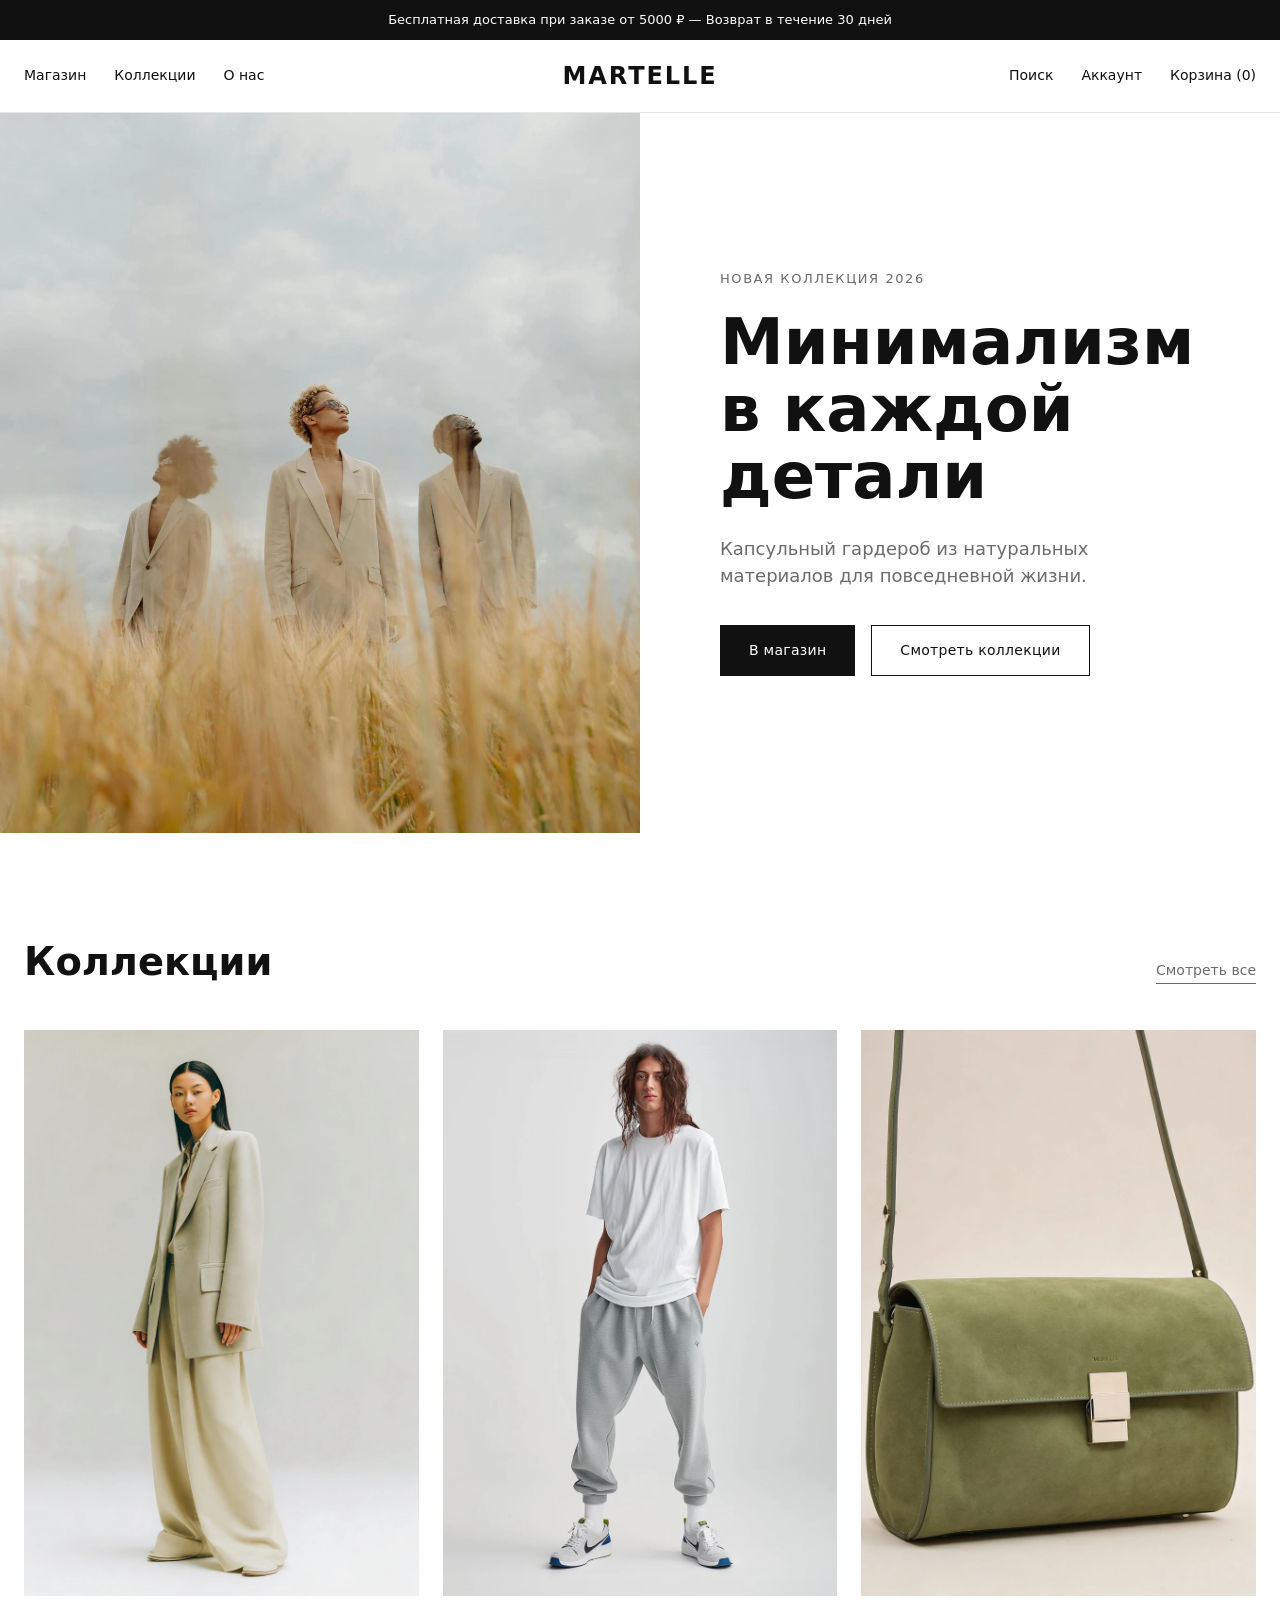
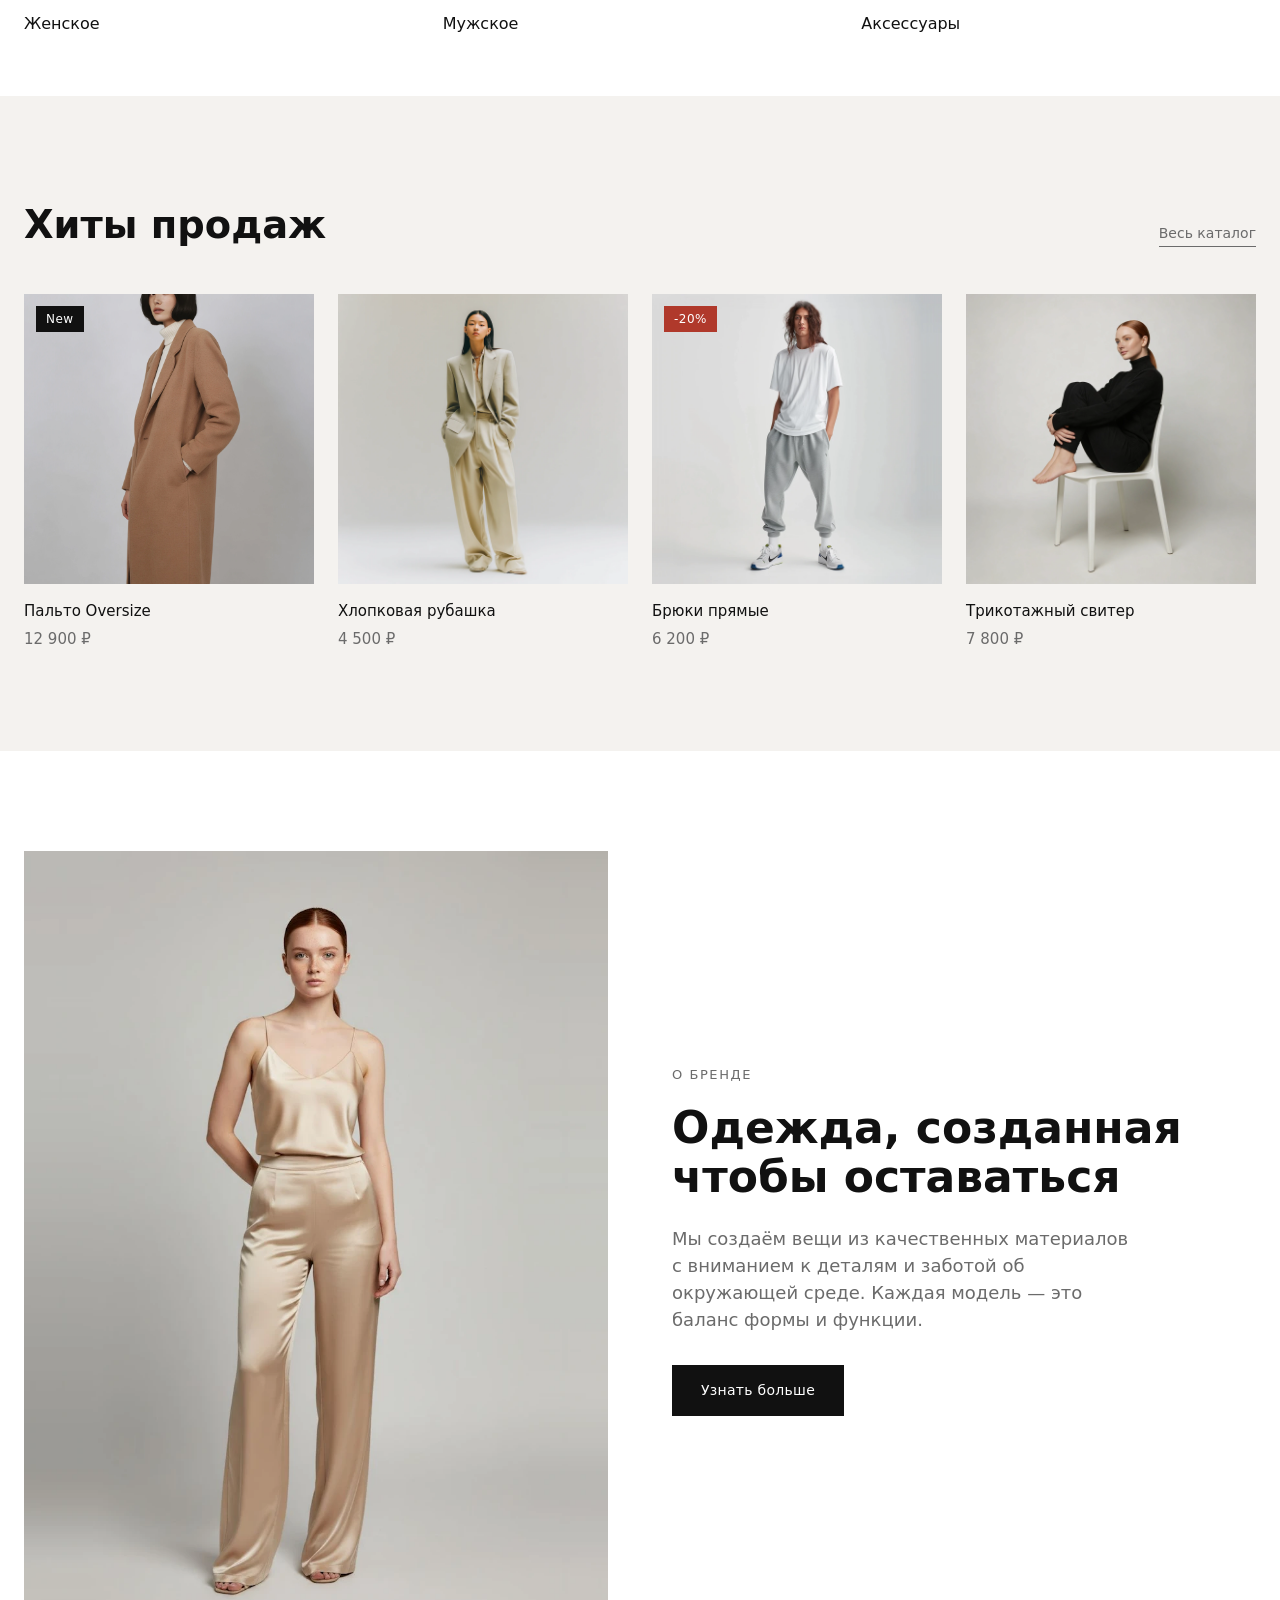
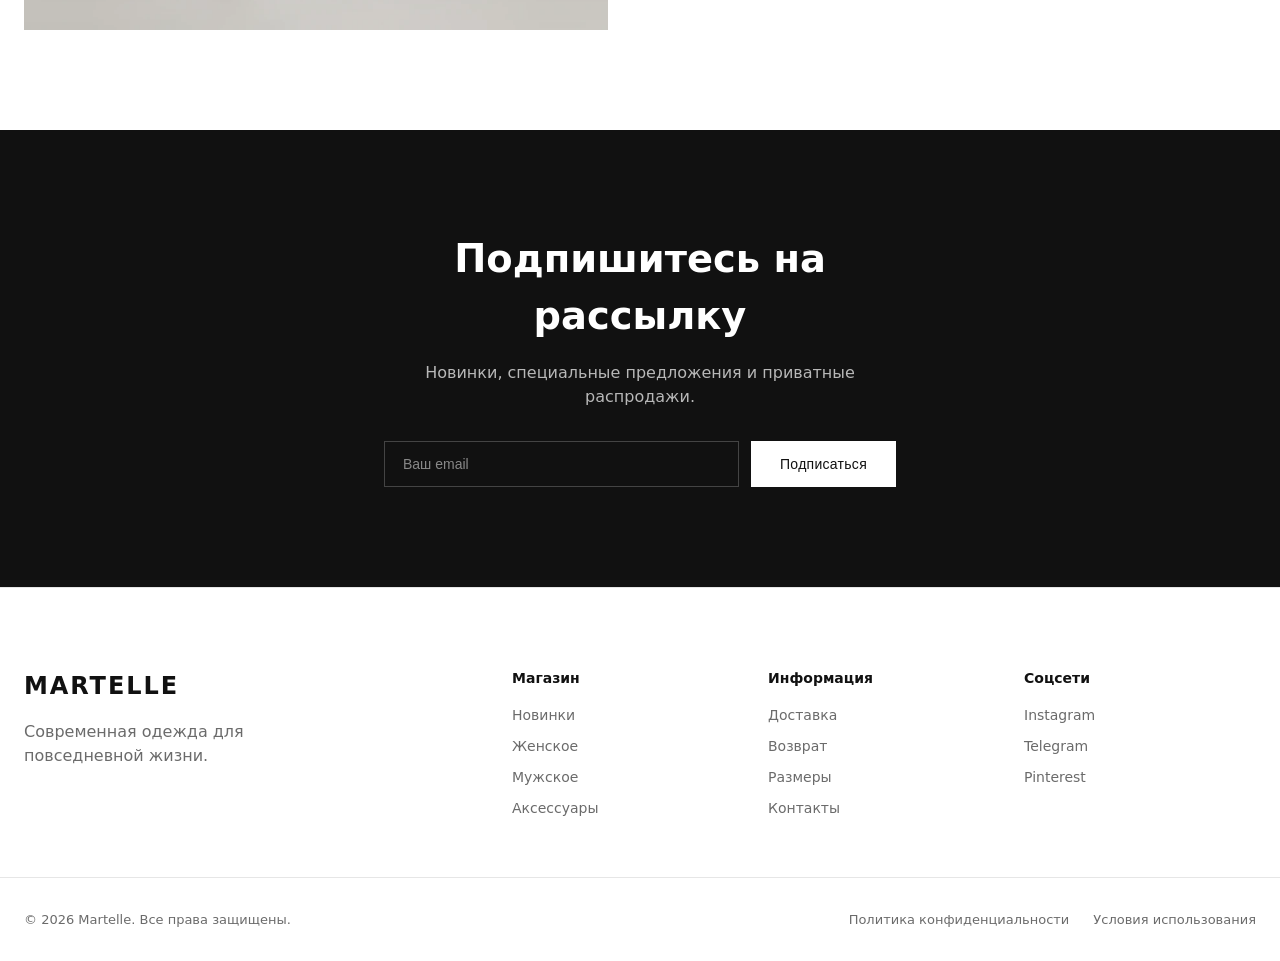
<file: index.html>
<!doctype html>
<html lang="ru">
  <head>
    <meta charset="UTF-8" />
    <meta name="viewport" content="width=device-width, initial-scale=1.0" />
    <title>Martelle — Fashion Store</title>
    <link rel="preconnect" href="https://api.fontshare.com" crossorigin />
    <link
      href="https://api.fontshare.com/v2/css?f[]=switzer@400,500,600,700&display=swap"
      rel="stylesheet"
    />
    <link rel="stylesheet" href="styles.css" />
  </head>
  <body>
    <!-- Top announcement bar -->
    <div class="announcement">
      <p>
        Бесплатная доставка при заказе от 5000 ₽ — Возврат в течение 30 дней
      </p>
    </div>

    <!-- Header / Navigation -->
    <header class="header">
      <div class="container header__inner">
        <button class="header__burger" aria-label="Открыть меню">
          <span></span><span></span><span></span>
        </button>

        <nav class="nav nav--left">
          <a href="catalog.html">Магазин</a>
          <a href="#collections">Коллекции</a>
          <a href="#about">О нас</a>
        </nav>

        <a href="#" class="logo">MARTELLE</a>

        <nav class="nav nav--right">
          <a href="#search" aria-label="Поиск">Поиск</a>
          <a href="#account" aria-label="Аккаунт">Аккаунт</a>
          <a href="#cart" class="nav__cart" aria-label="Корзина">Корзина (0)</a>
        </nav>
      </div>
    </header>

    <main>
      <!-- Hero -->
      <section class="hero">
        <div class="hero__media">
          <img
            src="image/главная.webp"
            alt="Новая коллекция Martelle"
            class="media-img media-img--hero"
          />
        </div>
        <div class="hero__content">
          <p class="hero__eyebrow">Новая коллекция 2026</p>
          <h1 class="hero__title">Минимализм в&nbsp;каждой детали</h1>
          <p class="hero__text">
            Капсульный гардероб из натуральных материалов для повседневной
            жизни.
          </p>
          <div class="hero__actions">
            <a href="catalog.html" class="btn btn--primary">В магазин</a>
            <a href="#collections" class="btn btn--ghost">Смотреть коллекции</a>
          </div>
        </div>
      </section>

      <!-- Collections -->
      <section class="collections" id="collections">
        <div class="container">
          <div class="section-head">
            <h2 class="section-head__title">Коллекции</h2>
            <a href="#" class="section-head__link">Смотреть все</a>
          </div>
          <div class="collections__grid">
            <a href="catalog.html" class="collection-card">
              <img
                src="image/женское.webp"
                alt="Женская коллекция"
                class="media-img media-img--tall"
              />
              <span class="collection-card__name">Женское</span>
            </a>
            <a href="catalog.html" class="collection-card">
              <img
                src="image/мужское.webp"
                alt="Мужская коллекция"
                class="media-img media-img--tall"
              />
              <span class="collection-card__name">Мужское</span>
            </a>
            <a href="catalog.html" class="collection-card">
              <img
                src="image/сумка.webp"
                alt="Аксессуары"
                class="media-img media-img--tall"
              />
              <span class="collection-card__name">Аксессуары</span>
            </a>
          </div>
        </div>
      </section>

      <!-- Featured products -->
      <section class="products" id="shop">
        <div class="container">
          <div class="section-head">
            <h2 class="section-head__title">Хиты продаж</h2>
            <a href="catalog.html" class="section-head__link">Весь каталог</a>
          </div>
          <div class="products__grid">
            <article class="product-card">
              <a href="#" class="product-card__media">
                <img
                  src="image/пальто.webp"
                  alt="Пальто Oversize"
                  class="media-img media-img--square"
                />
                <span class="product-card__badge">New</span>
              </a>
              <div class="product-card__info">
                <h3 class="product-card__name">Пальто Oversize</h3>
                <p class="product-card__price">12 900 ₽</p>
              </div>
            </article>
            <article class="product-card">
              <a href="#" class="product-card__media">
                <img
                  src="image/костюм.webp"
                  alt="Хлопковая рубашка"
                  class="media-img media-img--square"
                />
              </a>
              <div class="product-card__info">
                <h3 class="product-card__name">Хлопковая рубашка</h3>
                <p class="product-card__price">4 500 ₽</p>
              </div>
            </article>
            <article class="product-card">
              <a href="#" class="product-card__media">
                <img
                  src="image/мужское.webp"
                  alt="Брюки прямые"
                  class="media-img media-img--square"
                />
                <span class="product-card__badge product-card__badge--sale"
                  >-20%</span
                >
              </a>
              <div class="product-card__info">
                <h3 class="product-card__name">Брюки прямые</h3>
                <p class="product-card__price">6 200 ₽</p>
              </div>
            </article>
            <article class="product-card">
              <a href="#" class="product-card__media">
                <img
                  src="image/свитер.webp"
                  alt="Трикотажный свитер"
                  class="media-img media-img--square"
                />
              </a>
              <div class="product-card__info">
                <h3 class="product-card__name">Трикотажный свитер</h3>
                <p class="product-card__price">7 800 ₽</p>
              </div>
            </article>
          </div>
        </div>
      </section>

      <!-- About / Brand -->
      <section class="about" id="about">
        <div class="container about__inner">
          <div class="about__media">
            <img
              src="image/костюм-шёлк.webp"
              alt="Ателье Martelle"
              class="media-img media-img--tall"
            />
          </div>
          <div class="about__content">
            <p class="hero__eyebrow">О бренде</p>
            <h2 class="about__title">Одежда, созданная чтобы оставаться</h2>
            <p class="about__text">
              Мы создаём вещи из качественных материалов с вниманием к деталям и
              заботой об окружающей среде. Каждая модель — это баланс формы и
              функции.
            </p>
            <a href="#" class="btn btn--primary">Узнать больше</a>
          </div>
        </div>
      </section>

      <!-- Newsletter -->
      <section class="newsletter">
        <div class="container newsletter__inner">
          <h2 class="newsletter__title">Подпишитесь на рассылку</h2>
          <p class="newsletter__text">
            Новинки, специальные предложения и приватные распродажи.
          </p>
          <form class="newsletter__form" action="#" method="post">
            <input
              type="email"
              class="newsletter__input"
              placeholder="Ваш email"
              aria-label="Email"
              required
            />
            <button type="submit" class="btn btn--primary">Подписаться</button>
          </form>
        </div>
      </section>
    </main>

    <!-- Footer -->
    <footer class="footer">
      <div class="container footer__inner">
        <div class="footer__brand">
          <a href="#" class="logo">MARTELLE</a>
          <p>Современная одежда для повседневной жизни.</p>
        </div>
        <div class="footer__col">
          <h4>Магазин</h4>
          <a href="#">Новинки</a>
          <a href="#">Женское</a>
          <a href="#">Мужское</a>
          <a href="#">Аксессуары</a>
        </div>
        <div class="footer__col">
          <h4>Информация</h4>
          <a href="#">Доставка</a>
          <a href="#">Возврат</a>
          <a href="#">Размеры</a>
          <a href="#">Контакты</a>
        </div>
        <div class="footer__col">
          <h4>Соцсети</h4>
          <a href="#">Instagram</a>
          <a href="#">Telegram</a>
          <a href="#">Pinterest</a>
        </div>
      </div>
      <div class="container footer__bottom">
        <p>© 2026 Martelle. Все права защищены.</p>
        <div class="footer__legal">
          <a href="#">Политика конфиденциальности</a>
          <a href="#">Условия использования</a>
        </div>
      </div>
    </footer>
  </body>
</html>
</file>
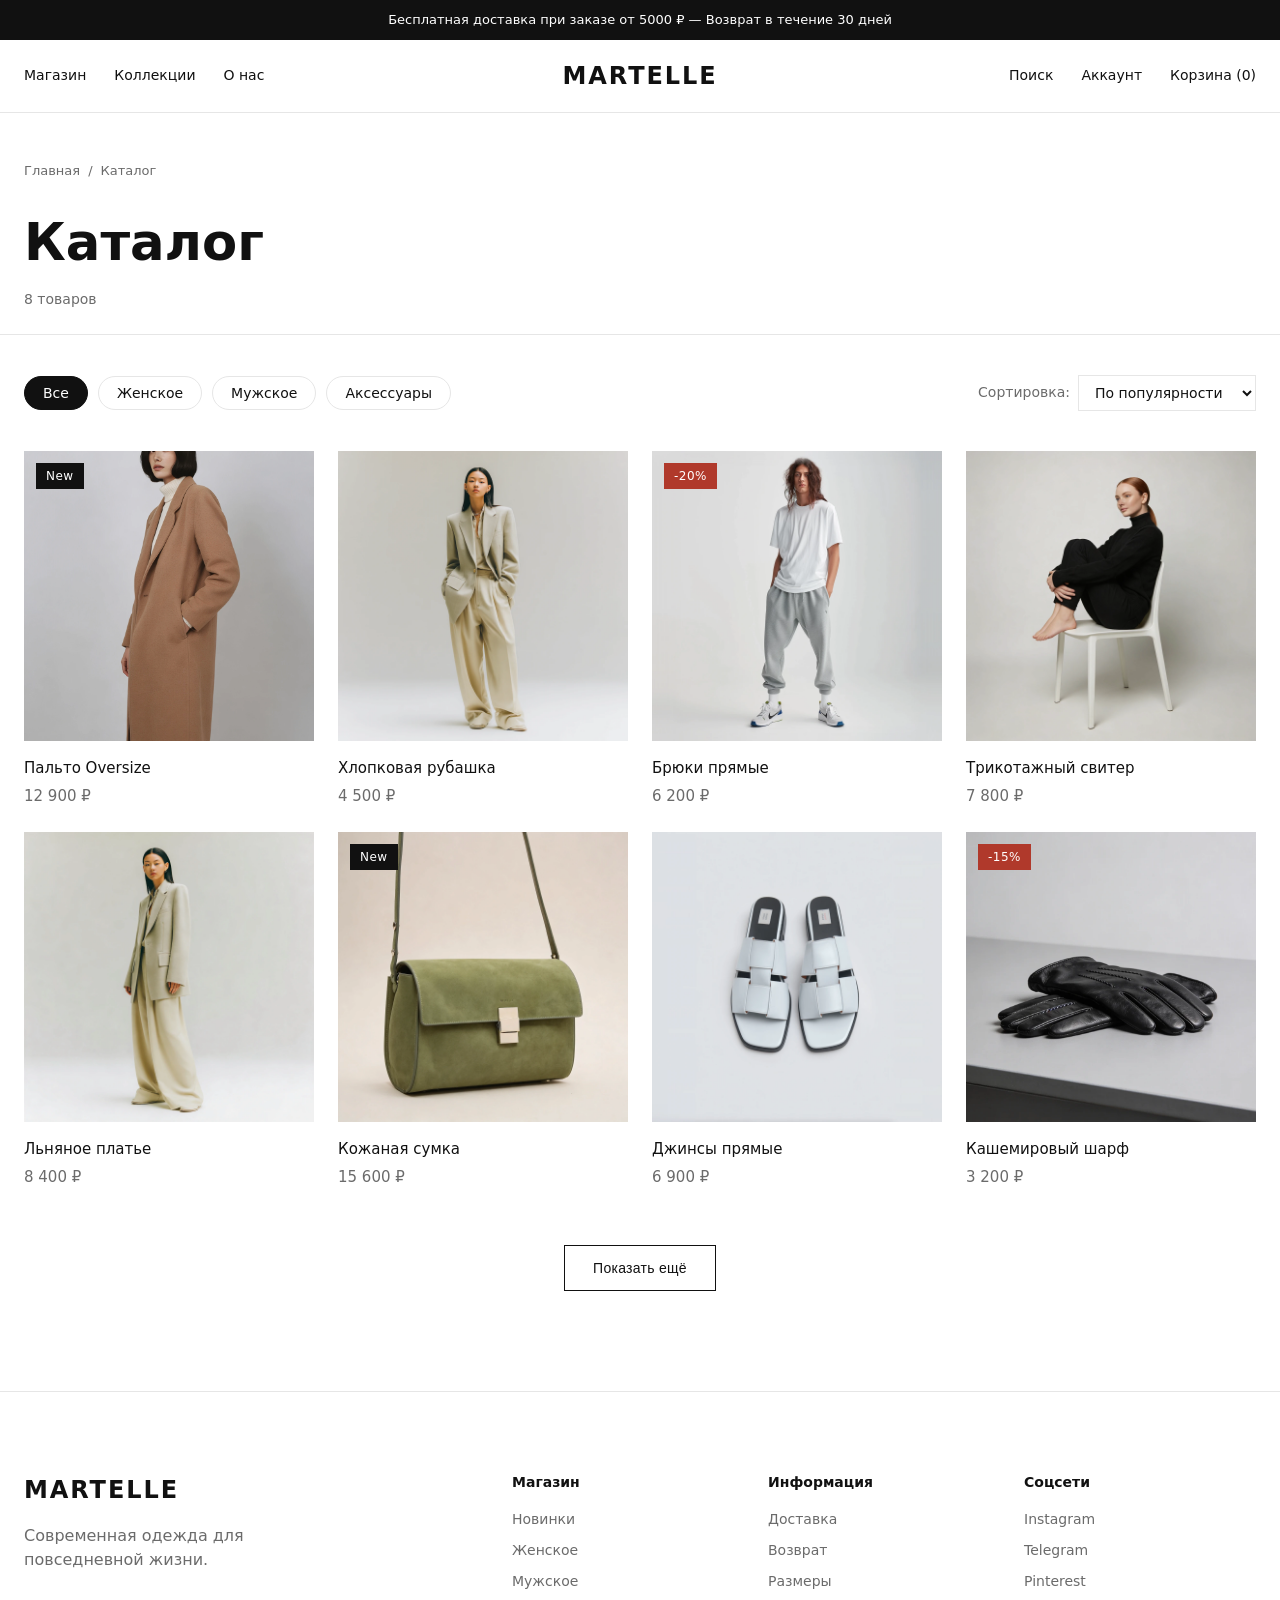
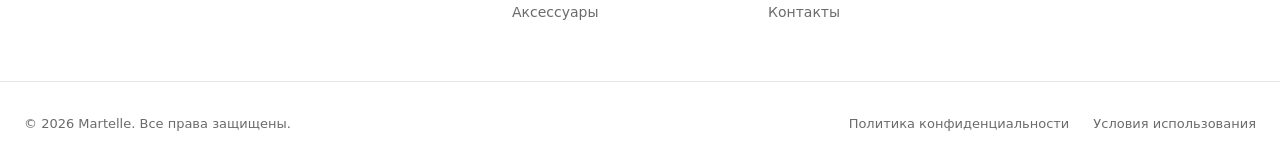
<file: catalog.html>
<!DOCTYPE html>
<html lang="ru">
<head>
    <meta charset="UTF-8">
    <meta name="viewport" content="width=device-width, initial-scale=1.0">
    <title>Каталог — Martelle</title>
    <link rel="preconnect" href="https://api.fontshare.com" crossorigin>
    <link href="https://api.fontshare.com/v2/css?f[]=switzer@400,500,600,700&display=swap" rel="stylesheet">
    <link rel="stylesheet" href="styles.css">
</head>
<body>
    <!-- Top announcement bar -->
    <div class="announcement">
        <p>Бесплатная доставка при заказе от 5000 ₽ — Возврат в течение 30 дней</p>
    </div>

    <!-- Header / Navigation -->
    <header class="header">
        <div class="container header__inner">
            <button class="header__burger" aria-label="Открыть меню">
                <span></span><span></span><span></span>
            </button>

            <nav class="nav nav--left">
                <a href="catalog.html">Магазин</a>
                <a href="index.html#collections">Коллекции</a>
                <a href="index.html#about">О нас</a>
            </nav>

            <a href="index.html" class="logo">MARTELLE</a>

            <nav class="nav nav--right">
                <a href="#search" aria-label="Поиск">Поиск</a>
                <a href="#account" aria-label="Аккаунт">Аккаунт</a>
                <a href="#cart" class="nav__cart" aria-label="Корзина">Корзина (0)</a>
            </nav>
        </div>
    </header>

    <main>
        <!-- Catalog page header -->
        <section class="catalog-head">
            <div class="container">
                <nav class="breadcrumbs" aria-label="Хлебные крошки">
                    <a href="index.html">Главная</a>
                    <span>/</span>
                    <span>Каталог</span>
                </nav>
                <h1 class="catalog-head__title">Каталог</h1>
                <p class="catalog-head__count" id="catalogCount">8 товаров</p>
            </div>
        </section>

        <!-- Catalog -->
        <section class="catalog">
            <div class="container">
                <!-- Filters / sorting bar -->
                <div class="catalog__bar">
                    <div class="catalog__filters">
                        <button class="chip chip--active" data-filter="all">Все</button>
                        <button class="chip" data-filter="women">Женское</button>
                        <button class="chip" data-filter="men">Мужское</button>
                        <button class="chip" data-filter="accessories">Аксессуары</button>
                    </div>
                    <label class="catalog__sort">
                        <span>Сортировка:</span>
                        <select aria-label="Сортировка">
                            <option>По популярности</option>
                            <option>Сначала дешевле</option>
                            <option>Сначала дороже</option>
                            <option>Новинки</option>
                        </select>
                    </label>
                </div>

                <!-- Product grid -->
                <div class="catalog__grid" id="catalogGrid">
                    <article class="product-card" data-category="women">
                        <a href="#" class="product-card__media">
                            <img src="image/пальто.webp" alt="Пальто Oversize" class="media-img media-img--square">
                            <span class="product-card__badge">New</span>
                        </a>
                        <div class="product-card__info">
                            <h3 class="product-card__name">Пальто Oversize</h3>
                            <p class="product-card__price">12 900 ₽</p>
                        </div>
                    </article>

                    <article class="product-card" data-category="men">
                        <a href="#" class="product-card__media">
                            <img src="image/костюм.webp" alt="Хлопковая рубашка" class="media-img media-img--square">
                        </a>
                        <div class="product-card__info">
                            <h3 class="product-card__name">Хлопковая рубашка</h3>
                            <p class="product-card__price">4 500 ₽</p>
                        </div>
                    </article>

                    <article class="product-card" data-category="men">
                        <a href="#" class="product-card__media">
                            <img src="image/мужское.webp" alt="Брюки прямые" class="media-img media-img--square">
                            <span class="product-card__badge product-card__badge--sale">-20%</span>
                        </a>
                        <div class="product-card__info">
                            <h3 class="product-card__name">Брюки прямые</h3>
                            <p class="product-card__price">6 200 ₽</p>
                        </div>
                    </article>

                    <article class="product-card" data-category="women">
                        <a href="#" class="product-card__media">
                            <img src="image/свитер.webp" alt="Трикотажный свитер" class="media-img media-img--square">
                        </a>
                        <div class="product-card__info">
                            <h3 class="product-card__name">Трикотажный свитер</h3>
                            <p class="product-card__price">7 800 ₽</p>
                        </div>
                    </article>

                    <article class="product-card" data-category="women">
                        <a href="#" class="product-card__media">
                            <img src="image/женское.webp" alt="Льняное платье" class="media-img media-img--square">
                        </a>
                        <div class="product-card__info">
                            <h3 class="product-card__name">Льняное платье</h3>
                            <p class="product-card__price">8 400 ₽</p>
                        </div>
                    </article>

                    <article class="product-card" data-category="accessories">
                        <a href="#" class="product-card__media">
                            <img src="image/сумка.webp" alt="Кожаная сумка" class="media-img media-img--square">
                            <span class="product-card__badge">New</span>
                        </a>
                        <div class="product-card__info">
                            <h3 class="product-card__name">Кожаная сумка</h3>
                            <p class="product-card__price">15 600 ₽</p>
                        </div>
                    </article>

                    <article class="product-card" data-category="men">
                        <a href="#" class="product-card__media">
                            <img src="image/обувь.webp" alt="Джинсы прямые" class="media-img media-img--square">
                        </a>
                        <div class="product-card__info">
                            <h3 class="product-card__name">Джинсы прямые</h3>
                            <p class="product-card__price">6 900 ₽</p>
                        </div>
                    </article>

                    <article class="product-card" data-category="accessories">
                        <a href="#" class="product-card__media">
                            <img src="image/перчатки.webp" alt="Кашемировый шарф" class="media-img media-img--square">
                            <span class="product-card__badge product-card__badge--sale">-15%</span>
                        </a>
                        <div class="product-card__info">
                            <h3 class="product-card__name">Кашемировый шарф</h3>
                            <p class="product-card__price">3 200 ₽</p>
                        </div>
                    </article>
                </div>

                <!-- Load more -->
                <div class="catalog__more">
                    <button class="btn btn--ghost">Показать ещё</button>
                </div>
            </div>
        </section>
    </main>

    <!-- Footer -->
    <footer class="footer">
        <div class="container footer__inner">
            <div class="footer__brand">
                <a href="index.html" class="logo">MARTELLE</a>
                <p>Современная одежда для повседневной жизни.</p>
            </div>
            <div class="footer__col">
                <h4>Магазин</h4>
                <a href="catalog.html">Новинки</a>
                <a href="catalog.html">Женское</a>
                <a href="catalog.html">Мужское</a>
                <a href="catalog.html">Аксессуары</a>
            </div>
            <div class="footer__col">
                <h4>Информация</h4>
                <a href="#">Доставка</a>
                <a href="#">Возврат</a>
                <a href="#">Размеры</a>
                <a href="#">Контакты</a>
            </div>
            <div class="footer__col">
                <h4>Соцсети</h4>
                <a href="#">Instagram</a>
                <a href="#">Telegram</a>
                <a href="#">Pinterest</a>
            </div>
        </div>
        <div class="container footer__bottom">
            <p>© 2026 Martelle. Все права защищены.</p>
            <div class="footer__legal">
                <a href="#">Политика конфиденциальности</a>
                <a href="#">Условия использования</a>
            </div>
        </div>
    </footer>

    <script src="script.js"></script>
</body>
</html>
</file>
<file: styles.css>
/* ===== Base / Reset ===== */
*,
*::before,
*::after {
    box-sizing: border-box;
    margin: 0;
    padding: 0;
}

:root {
    --color-bg: #ffffff;
    --color-fg: #111111;
    --color-muted: #6b6b6b;
    --color-line: #e6e6e6;
    --color-soft: #f4f2ef;
    --container: 1280px;
    --space: 24px;
    --font-sans: "Switzer", system-ui, -apple-system, sans-serif;
    --font-serif: "Switzer", system-ui, -apple-system, sans-serif;
}

html {
    -webkit-text-size-adjust: 100%;
}

body {
    font-family: var(--font-sans);
    color: var(--color-fg);
    background: var(--color-bg);
    line-height: 1.5;
    font-size: 16px;
}

img {
    max-width: 100%;
    display: block;
}

a {
    color: inherit;
    text-decoration: none;
}

ul {
    list-style: none;
}

.container {
    width: 100%;
    max-width: var(--container);
    margin: 0 auto;
    padding: 0 var(--space);
}

/* ===== Media images ===== */
.media-img {
    width: 100%;
    height: 100%;
    object-fit: cover;
    display: block;
    background: var(--color-soft);
}

.media-img--hero {
    min-height: 100%;
}

.media-img--tall {
    aspect-ratio: 3 / 4;
}

.media-img--square {
    aspect-ratio: 1 / 1;
}

/* ===== Buttons ===== */
.btn {
    display: inline-flex;
    align-items: center;
    justify-content: center;
    padding: 14px 28px;
    font-size: 14px;
    font-weight: 500;
    letter-spacing: 0.02em;
    border: 1px solid var(--color-fg);
    cursor: pointer;
    transition: background-color 0.2s ease, color 0.2s ease;
}

.btn--primary {
    background: var(--color-fg);
    color: var(--color-bg);
}

.btn--primary:hover {
    background: var(--color-muted);
    border-color: var(--color-muted);
}

.btn--ghost {
    background: transparent;
    color: var(--color-fg);
}

.btn--ghost:hover {
    background: var(--color-fg);
    color: var(--color-bg);
}

/* ===== Announcement bar ===== */
.announcement {
    background: var(--color-fg);
    color: var(--color-bg);
    text-align: center;
    font-size: 13px;
    padding: 10px var(--space);
}

/* ===== Header ===== */
.header {
    position: sticky;
    top: 0;
    z-index: 50;
    background: var(--color-bg);
    border-bottom: 1px solid var(--color-line);
}

.header__inner {
    display: flex;
    align-items: center;
    justify-content: space-between;
    height: 72px;
}

.logo {
    font-family: var(--font-serif);
    font-size: 24px;
    font-weight: 700;
    letter-spacing: 0.08em;
    transition: opacity 0.2s ease;
}

.logo:hover {
    opacity: 0.6;
}

.nav {
    display: flex;
    align-items: center;
    gap: 28px;
    font-size: 14px;
    flex: 1;
}

.nav--right {
    justify-content: flex-end;
}

.nav a {
    transition: color 0.2s ease;
}

.nav a:hover {
    color: var(--color-muted);
}

.header__burger {
    display: none;
    flex-direction: column;
    gap: 5px;
    background: none;
    border: none;
    cursor: pointer;
    padding: 6px;
}

.header__burger span {
    width: 22px;
    height: 2px;
    background: var(--color-fg);
}

/* ===== Hero ===== */
.hero {
    display: grid;
    grid-template-columns: 1fr 1fr;
    min-height: 80vh;
}

.hero__media {
    min-height: 400px;
    overflow: hidden;
}

.hero__content {
    display: flex;
    flex-direction: column;
    justify-content: center;
    padding: 80px;
}

.hero__eyebrow {
    font-size: 13px;
    text-transform: uppercase;
    letter-spacing: 0.12em;
    color: var(--color-muted);
    margin-bottom: 20px;
}

.hero__title {
    font-family: var(--font-serif);
    font-size: clamp(36px, 5vw, 64px);
    font-weight: 600;
    line-height: 1.05;
    margin-bottom: 24px;
}

.hero__text {
    font-size: 18px;
    color: var(--color-muted);
    max-width: 420px;
    margin-bottom: 36px;
}

.hero__actions {
    display: flex;
    gap: 16px;
    flex-wrap: wrap;
}

/* ===== Section head ===== */
.section-head {
    display: flex;
    align-items: baseline;
    justify-content: space-between;
    margin-bottom: 40px;
}

.section-head__title {
    font-family: var(--font-serif);
    font-size: clamp(28px, 3vw, 40px);
    font-weight: 600;
}

.section-head__link {
    font-size: 14px;
    color: var(--color-muted);
    border-bottom: 1px solid currentColor;
    padding-bottom: 2px;
    transition: color 0.2s ease;
}

.section-head__link:hover {
    color: var(--color-fg);
}

/* ===== Collections ===== */
.collections {
    padding: 100px 0;
}

.collections__grid {
    display: grid;
    grid-template-columns: repeat(3, 1fr);
    gap: var(--space);
}

.collection-card {
    display: block;
}

.collection-card .media-img {
    transition: opacity 0.25s ease;
}

.collection-card:hover .media-img {
    opacity: 0.8;
}

.collection-card__name {
    display: block;
    margin-top: 16px;
    font-size: 16px;
    font-weight: 500;
    transition: color 0.2s ease;
}

.collection-card:hover .collection-card__name {
    color: var(--color-muted);
}

/* ===== Products ===== */
.products {
    padding: 100px 0;
    background: var(--color-soft);
}

.products__grid {
    display: grid;
    grid-template-columns: repeat(4, 1fr);
    gap: var(--space);
}

.product-card__media {
    position: relative;
    display: block;
    background: var(--color-bg);
    overflow: hidden;
}

.product-card__media .media-img {
    transition: opacity 0.25s ease;
}

.product-card:hover .product-card__media .media-img {
    opacity: 0.85;
}

.product-card__name {
    transition: color 0.2s ease;
}

.product-card:hover .product-card__name {
    color: var(--color-muted);
}

.product-card__badge {
    position: absolute;
    top: 12px;
    left: 12px;
    background: var(--color-fg);
    color: var(--color-bg);
    font-size: 12px;
    padding: 4px 10px;
    letter-spacing: 0.04em;
}

.product-card__badge--sale {
    background: #b0392b;
}

.product-card__info {
    margin-top: 16px;
}

.product-card__name {
    font-size: 15px;
    font-weight: 500;
    margin-bottom: 6px;
}

.product-card__price {
    font-size: 15px;
    color: var(--color-muted);
}

/* ===== Catalog page ===== */
.catalog-head {
    padding: 48px 0 24px;
    border-bottom: 1px solid var(--color-line);
}

.breadcrumbs {
    display: flex;
    gap: 8px;
    font-size: 13px;
    color: var(--color-muted);
    margin-bottom: 24px;
}

.breadcrumbs a {
    transition: color 0.2s ease;
}

.breadcrumbs a:hover {
    color: var(--color-fg);
}

.catalog-head__title {
    font-family: var(--font-serif);
    font-size: clamp(32px, 4vw, 52px);
    font-weight: 600;
    margin-bottom: 8px;
}

.catalog-head__count {
    font-size: 14px;
    color: var(--color-muted);
}

.catalog {
    padding: 40px 0 100px;
}

.catalog__bar {
    display: flex;
    align-items: center;
    justify-content: space-between;
    gap: 16px;
    flex-wrap: wrap;
    margin-bottom: 40px;
}

.catalog__filters {
    display: flex;
    gap: 10px;
    flex-wrap: wrap;
}

.chip {
    padding: 8px 18px;
    font-size: 14px;
    font-family: inherit;
    border: 1px solid var(--color-line);
    background: transparent;
    color: var(--color-fg);
    cursor: pointer;
    border-radius: 999px;
    transition: background-color 0.2s ease, color 0.2s ease, border-color 0.2s ease;
}

.chip:hover {
    border-color: var(--color-fg);
}

.chip--active {
    background: var(--color-fg);
    color: var(--color-bg);
    border-color: var(--color-fg);
}

.catalog__sort {
    display: flex;
    align-items: center;
    gap: 8px;
    font-size: 14px;
    color: var(--color-muted);
}

.catalog__sort select {
    font-family: inherit;
    font-size: 14px;
    color: var(--color-fg);
    border: 1px solid var(--color-line);
    background: transparent;
    padding: 8px 12px;
    cursor: pointer;
}

.catalog__grid {
    display: grid;
    grid-template-columns: repeat(4, 1fr);
    gap: var(--space);
}

.catalog__more {
    display: flex;
    justify-content: center;
    margin-top: 56px;
}

/* ===== About ===== */
.about {
    padding: 100px 0;
}

.about__inner {
    display: grid;
    grid-template-columns: 1fr 1fr;
    gap: 64px;
    align-items: center;
}

.about__title {
    font-family: var(--font-serif);
    font-size: clamp(28px, 3.5vw, 44px);
    font-weight: 600;
    line-height: 1.1;
    margin-bottom: 24px;
}

.about__text {
    font-size: 18px;
    color: var(--color-muted);
    margin-bottom: 32px;
    max-width: 460px;
}

/* ===== Newsletter ===== */
.newsletter {
    padding: 100px 0;
    background: var(--color-fg);
    color: var(--color-bg);
}

.newsletter__inner {
    text-align: center;
    max-width: 560px;
}

.newsletter__title {
    font-family: var(--font-serif);
    font-size: clamp(28px, 3vw, 40px);
    font-weight: 600;
    margin-bottom: 16px;
}

.newsletter__text {
    color: #b8b8b8;
    margin-bottom: 32px;
}

.newsletter__form {
    display: flex;
    gap: 12px;
}

.newsletter__input {
    flex: 1;
    padding: 14px 18px;
    border: 1px solid #444;
    background: transparent;
    color: var(--color-bg);
    font-size: 14px;
}

.newsletter__input::placeholder {
    color: #888;
}

.newsletter__input:focus {
    outline: none;
    border-color: var(--color-bg);
}

.newsletter .btn--primary:hover {
    background: #d8d8d8;
    border-color: #d8d8d8;
}

.newsletter .btn--primary {
    background: var(--color-bg);
    color: var(--color-fg);
    border-color: var(--color-bg);
}

/* ===== Footer ===== */
.footer {
    padding: 80px 0 32px;
    border-top: 1px solid var(--color-line);
}

.footer__inner {
    display: grid;
    grid-template-columns: 2fr 1fr 1fr 1fr;
    gap: var(--space);
    padding-bottom: 48px;
}

.footer__brand p {
    margin-top: 16px;
    color: var(--color-muted);
    max-width: 260px;
}

.footer__col h4 {
    font-size: 14px;
    margin-bottom: 16px;
}

.footer__col a {
    display: block;
    font-size: 14px;
    color: var(--color-muted);
    margin-bottom: 10px;
    transition: color 0.2s ease;
}

.footer__col a:hover {
    color: var(--color-fg);
}

.footer__legal a {
    transition: color 0.2s ease;
}

.footer__legal a:hover {
    color: var(--color-fg);
}

.footer__bottom {
    display: flex;
    align-items: center;
    justify-content: space-between;
    padding-top: 32px;
    border-top: 1px solid var(--color-line);
    font-size: 13px;
    color: var(--color-muted);
}

.footer__legal {
    display: flex;
    gap: 24px;
}

/* ===== Responsive ===== */
@media (max-width: 1024px) {
    .products__grid,
    .catalog__grid {
        grid-template-columns: repeat(2, 1fr);
    }

    .hero__content {
        padding: 56px;
    }
}

@media (max-width: 768px) {
    .nav {
        display: none;
    }

    .header__burger {
        display: flex;
    }

    .header__inner {
        justify-content: space-between;
    }

    .logo {
        flex: 1;
        text-align: center;
    }

    .hero {
        grid-template-columns: 1fr;
    }

    .hero__media {
        min-height: 50vh;
    }

    .hero__content {
        padding: 48px var(--space);
    }

    .collections__grid {
        grid-template-columns: 1fr;
    }

    .about__inner {
        grid-template-columns: 1fr;
        gap: 32px;
    }

    .collections,
    .products,
    .about,
    .newsletter {
        padding: 64px 0;
    }
}

@media (max-width: 480px) {
    .products__grid,
    .catalog__grid {
        grid-template-columns: 1fr;
    }

    .catalog__bar {
        flex-direction: column;
        align-items: flex-start;
    }

    .newsletter__form {
        flex-direction: column;
    }

    .footer__inner {
        grid-template-columns: 1fr 1fr;
    }

    .footer__bottom {
        flex-direction: column;
        gap: 12px;
        text-align: center;
    }
}
</file>
